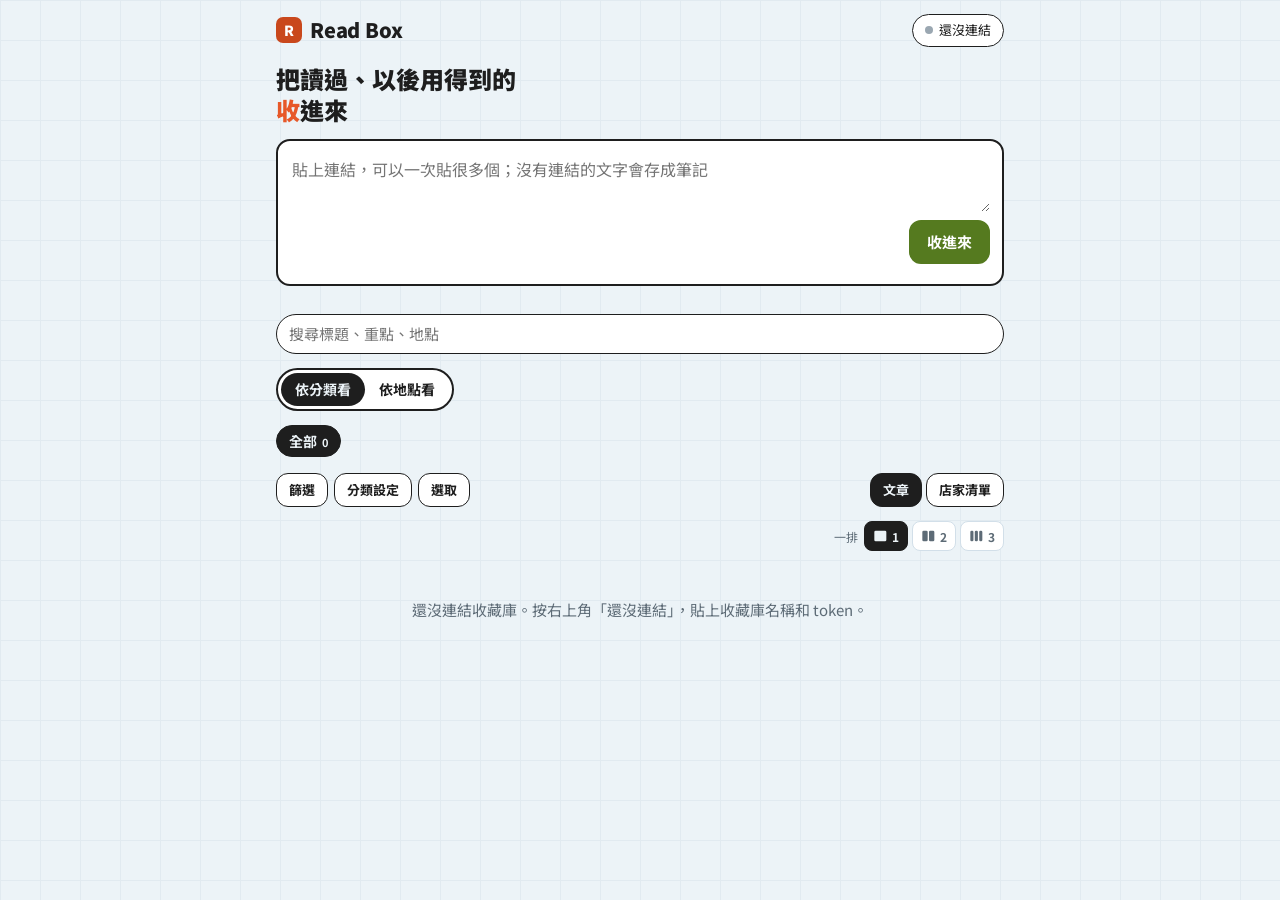
<file: web/index.html>
<!doctype html>
<html lang="zh-Hant-TW">
<head>
  <meta charset="utf-8">
  <meta name="viewport" content="width=device-width, initial-scale=1, viewport-fit=cover">
  <meta name="referrer" content="no-referrer">
  <title>Read Box</title>
  <link rel="manifest" href="manifest.webmanifest">
  <link rel="icon" href="icon.svg" type="image/svg+xml">
  <link rel="apple-touch-icon" href="icon-180.png">
  <meta name="theme-color" content="#ecf3f7" media="(prefers-color-scheme: light)">
  <meta name="theme-color" content="#141414" media="(prefers-color-scheme: dark)">
  <link rel="preconnect" href="https://fonts.googleapis.com">
  <link rel="preconnect" href="https://fonts.gstatic.com" crossorigin>
  <link rel="stylesheet" href="https://fonts.googleapis.com/css2?family=Noto+Sans+TC:wght@400;700;900&display=swap">
  <script>try { const t = localStorage.getItem('readbox.theme'); if (t === 'light' || t === 'dark') document.documentElement.dataset.theme = t; } catch { /* storage blocked */ }</script>
  <link rel="stylesheet" href="tokens.css">
  <style>
    .hello { font-size: 24px; font-weight: 900; line-height: 1.3; margin: 2px 0 0; text-wrap: balance; }
    .hello em { font-style: normal; color: var(--hi); }

    .capture { display: flex; flex-direction: column; gap: 8px; padding: 12px; border: 2px solid var(--line); border-radius: 14px; background: var(--sheet); }
    .capture textarea { min-height: 52px; max-height: 40vh; resize: vertical; border: 0; padding: 4px 2px; background: transparent; font-size: 16px; outline: none; }
    .capture .bar { display: flex; gap: 8px; align-items: center; justify-content: space-between; flex-wrap: wrap; }
    .capture .hint { font-size: 13px; color: var(--mute); min-width: 0; }
    #sent { display: flex; flex-direction: column; gap: 4px; margin: 0; padding: 0; list-style: none; font-size: 13px; }
    #sent li { display: flex; gap: 8px; align-items: baseline; min-width: 0; }
    #sent li span:last-child { overflow: hidden; text-overflow: ellipsis; white-space: nowrap; color: var(--mute); min-width: 0; }

    .reread { display: flex; gap: 10px; align-items: center; padding: 10px 12px; border: 2px solid var(--hi); border-radius: 14px; background: var(--sheet); text-decoration: none; }
    .reread b { display: block; font-weight: 900; }
    .reread .pill { flex: none; }
    .reread div span { color: var(--mute); font-size: 13px; }

    .search { display: flex; gap: 8px; align-items: center; }
    .search input { flex: 1; min-width: 0; min-height: 40px; padding: 0 12px; border: 1.5px solid var(--line); border-radius: 999px; background: var(--sheet); }
    .row { display: flex; gap: 6px; overflow-x: auto; scrollbar-width: none; padding-bottom: 2px; }
    .row::-webkit-scrollbar { display: none; }
    .row button { flex: none; display: inline-flex; gap: 5px; align-items: baseline; border: 1.5px solid var(--line); border-radius: 999px; background: var(--sheet);
      padding: 4px 12px; font-size: 14px; cursor: pointer; white-space: nowrap; }
    .row button small { font-size: 11px; color: var(--mute); font-variant-numeric: tabular-nums; }
    .row button[aria-pressed="true"] { background: var(--ink); color: var(--paper); border-color: var(--ink); font-weight: 700; }
    .row button[aria-pressed="true"] small { color: inherit; }
    .row.sub button { font-size: 13px; border-color: var(--rule); }
    .row.sub button[aria-pressed="true"] { background: var(--sheet); color: var(--ink); border-color: var(--line); border-width: 2px; padding: 3.5px 11.5px; }
    .fl { display: flex; align-items: center; gap: 6px; flex-wrap: wrap; font-size: 13px; }
    .fl .on { border: 1px solid var(--rule); border-radius: 999px; padding: 2px 10px; background: var(--sheet); cursor: pointer; }
    .views { margin-left: auto; display: flex; gap: 4px; }
    .views button[aria-pressed="true"] { background: var(--ink); color: var(--paper); border-color: var(--ink); }

    .cards { display: flex; flex-direction: column; gap: 10px; }
    .card { display: flex; flex-direction: column; gap: 6px; padding: 12px 14px; border: 1.5px solid var(--line); border-radius: 14px; background: var(--sheet);
      min-width: 0; text-decoration: none; color: inherit; }
    .card .src { font-size: 12px; color: var(--mute); display: flex; justify-content: space-between; gap: 8px; }
    .card .src b { color: var(--ink); font-weight: 700; }
    .card .src span:first-child { overflow: hidden; text-overflow: ellipsis; white-space: nowrap; min-width: 0; }
    .card .tl { font-size: 16px; font-weight: 900; line-height: 1.4; overflow-wrap: anywhere; }
    .card .ol { font-size: 14px; color: var(--mute); overflow-wrap: anywhere; }
    .card .tags { display: flex; flex-wrap: wrap; gap: 6px; align-items: center; }
    .card .tags span:not(.pill) { font-size: 12px; border: 1px solid var(--rule); border-radius: 6px; padding: 0 7px; color: var(--mute); }
    .card[data-m] { border-left-width: 6px; padding-left: 10px; }
    .card[data-m="讀過"] { border-left-color: var(--m-read); }
    .card[data-m="有用"] { border-left-color: var(--ink); }
    .card[data-m="實踐過"] { border-left-color: var(--go); background: var(--go-tint); }
    .card[data-m="封存"] { border-left-color: var(--m-arch); opacity: .7; }
    .card.pending { border-style: dashed; }

    .places { display: flex; flex-direction: column; gap: 6px; }
    .place { display: flex; align-items: center; gap: 8px; padding: 10px 12px; border-radius: 12px; background: var(--sheet); font-size: 14px; }
    .place .nm { flex: 1; min-width: 0; }
    .place .nm b { display: block; overflow-wrap: anywhere; }
    .place .nm a { font-size: 12px; color: var(--mute); }

    .empty { padding: 24px 8px; text-align: center; color: var(--mute); }
    .stats { font-size: 12px; color: var(--mute); text-align: center; }

    .sheet-group { margin-top: 12px; }
    .sheet-group h3 { margin: 0 0 6px; font-size: 14px; font-weight: 900; }
    .sheet-group .row { flex-wrap: wrap; overflow: visible; }
    details.tools { font-size: 13px; color: var(--mute); }
    .search .btn.small { border-radius: 999px; min-width: 40px; }
    .lens { display: flex; border: 2px solid var(--line); border-radius: 999px; padding: 3px; background: var(--sheet); align-self: flex-start; }
    .lens button { border: 0; background: none; border-radius: 999px; padding: 5px 14px; font-weight: 700; cursor: pointer; font-size: 14px; }
    .lens button[aria-pressed="true"] { background: var(--ink); color: var(--paper); }
    .row.sub.types button[aria-pressed="true"] { background: var(--go-tint); border-color: var(--go); }
    .export { display: flex; align-items: center; justify-content: space-between; gap: 8px; font-size: 13px; color: var(--mute); }
    .secret { -webkit-text-security: disc; }
    .brand { display: inline-flex; align-items: center; gap: 5px; }
    .brand svg, .brand img { width: 16px; height: 16px; flex: none; border-radius: 3px; }
    .place .loc { font-size: 12px; color: var(--mute); }
    details.tools code { overflow-wrap: anywhere; font-size: 12px; }
    #pick-btn[aria-pressed="true"] { background: var(--ink); color: var(--paper); border-color: var(--ink); }
    label.card { position: relative; cursor: pointer; padding-right: 46px; }
    label.card[data-m] { padding-right: 46px; }
    .card .tick { position: absolute; top: 12px; right: 12px; width: 22px; height: 22px; margin: 0; accent-color: var(--ink); }
    .card.picked { outline: 3px solid var(--ink); outline-offset: -1px; }
    .btn.danger { border-color: var(--err); color: var(--err); }
    .pick-bar { position: fixed; left: 0; right: 0; bottom: 0; z-index: 5; background: var(--sheet); border-top: 2px solid var(--line);
      padding: 10px max(16px, env(safe-area-inset-right, 0px)) max(10px, env(safe-area-inset-bottom, 0px)) var(--gutter); }
    .pick-bar .in { max-width: 760px; margin: 0 auto; display: flex; gap: 8px; align-items: center; flex-wrap: wrap; }
    .pick-bar #pick-n { flex: 1; min-width: 0; font-weight: 700; font-size: 14px; }
    body:has(.pick-bar:not([hidden])) .page { padding-bottom: 90px; }
    .cols { display: flex; gap: 4px; align-items: center; justify-content: flex-end; font-size: 12px; color: var(--mute); margin-bottom: -6px; }
    .cols span { margin-right: 2px; }
    .cols button { display: inline-flex; align-items: center; gap: 3px; min-height: 30px; padding: 0 8px; border: 1.5px solid var(--rule);
      border-radius: 8px; background: var(--sheet); font-size: 12px; font-weight: 700; cursor: pointer; }
    .cols svg { width: 16px; height: 16px; fill: currentColor; }
    .cols button[aria-pressed="true"] { background: var(--ink); color: var(--paper); border-color: var(--ink); }
    .cards[data-cols] { display: grid; gap: 8px; align-items: stretch; }
    .cards[data-cols="2"] { grid-template-columns: repeat(2, minmax(0, 1fr)); }
    .cards[data-cols="3"] { grid-template-columns: repeat(3, minmax(0, 1fr)); }
    .cards[data-cols] > .empty { grid-column: 1 / -1; }
    .cards[data-cols] .card { padding: 10px; gap: 4px; }
    .cards[data-cols] .card[data-m] { padding-left: 8px; }
    .cards[data-cols] .card .src { flex-direction: column; gap: 0; font-size: 11px; }
    .cards[data-cols] .card .tl { font-size: 14px; line-height: 1.35; }
    .cards[data-cols] .card .ol { font-size: 12px; display: -webkit-box; -webkit-box-orient: vertical; -webkit-line-clamp: 3; overflow: hidden; }
    .cards[data-cols] .card .tags { gap: 4px; }
    .cards[data-cols] .card .tags > :nth-child(n+4) { display: none; }
    .cards[data-cols="3"] .card .ol { display: none; }
    .cards[data-cols="3"] .card .tl { font-size: 13px; }
    .cards[data-cols="3"] .card .tags > :nth-child(n+3) { display: none; }
    .cards[data-cols] label.card { padding-right: 10px; }
    .cards[data-cols] label.card .src { padding-right: 24px; }
    .cards[data-cols] .card .tick { top: 8px; right: 8px; width: 20px; height: 20px; }
  </style>
</head>
<body>
  <main class="page">
    <div class="top">
      <a class="mark" href="./"><i>R</i>Read Box</a>
      <button class="chip" id="settings-btn" type="button"><span class="dot"></span><span id="conn">還沒連結</span></button>
    </div>

    <p class="hello" id="hello">把讀過、以後用得到的<br><em>收</em>進來</p>

    <form class="capture" id="capture">
      <textarea id="links" aria-label="貼上連結" placeholder="貼上連結，可以一次貼很多個；沒有連結的文字會存成筆記"></textarea>
      <div class="bar">
        <span class="hint" id="cap-hint"></span>
        <button class="btn go" id="cap-btn" type="submit">收進來</button>
      </div>
      <ul id="sent"></ul>
    </form>

    <a class="reread" id="reread" hidden></a>
    <div id="failed"></div>

    <div class="search">
      <input id="q" name="rb-search-q" type="search" autocomplete="off" autocapitalize="off" spellcheck="false"
             data-1p-ignore data-lpignore="true" placeholder="搜尋標題、重點、地點" aria-label="搜尋">
      <button class="btn small" id="q-clear" type="button" aria-label="清除搜尋" hidden>✕</button>
    </div>
    <div class="lens" role="group" aria-label="怎麼看">
      <button type="button" id="l-cat" aria-pressed="true">依分類看</button>
      <button type="button" id="l-place" aria-pressed="false">依地點看</button>
    </div>
    <div class="row" id="countries" aria-label="國家" hidden></div>
    <div class="row sub" id="cities" aria-label="城市" hidden></div>
    <div class="row" id="cats" aria-label="主分類"></div>
    <div class="row sub" id="subs" aria-label="次分類" hidden></div>
    <div class="row sub" id="areas" aria-label="地區" hidden></div>
    <div class="row sub" id="locs" aria-label="地區" hidden></div>
    <div class="row sub types" id="types" aria-label="地點類型" hidden></div>
    <div class="fl">
      <button class="btn small" id="filter-btn" type="button">篩選</button>
      <a class="btn small" href="manage.html">分類設定</a>
      <button class="btn small" id="pick-btn" type="button" aria-pressed="false">選取</button>
      <span id="active"></span>
      <span class="views">
        <button class="btn small" id="v-cards" type="button" aria-pressed="true">文章</button>
        <button class="btn small" id="v-places" type="button" aria-pressed="false">店家清單</button>
      </span>
    </div>

    <div class="export" id="export" hidden>
      <span id="export-n"></span>
      <button class="btn small" id="export-btn" type="button">匯出到 Google 我的地圖</button>
    </div>
    <div class="cols" id="cols" role="group" aria-label="一排幾張">
      <span>一排</span>
      <button type="button" data-cols="1" aria-pressed="true" aria-label="一排一張"><svg viewBox="0 0 24 24" aria-hidden="true"><rect x="2.0" y="4" width="18" height="16" rx="2"/></svg>1</button>
      <button type="button" data-cols="2" aria-pressed="false" aria-label="一排兩張"><svg viewBox="0 0 24 24" aria-hidden="true"><rect x="2.0" y="4" width="8" height="16" rx="2"/><rect x="12.0" y="4" width="8" height="16" rx="2"/></svg>2</button>
      <button type="button" data-cols="3" aria-pressed="false" aria-label="一排三張"><svg viewBox="0 0 24 24" aria-hidden="true"><rect x="2.0" y="4" width="4.66667" height="16" rx="2"/><rect x="8.666666666666668" y="4" width="4.66667" height="16" rx="2"/><rect x="15.333333333333334" y="4" width="4.66667" height="16" rx="2"/></svg>3</button>
    </div>
    <div class="cards" id="list"></div>
    <p class="stats" id="stats"></p>
  </main>

  <div class="pick-bar" id="pick-bar" hidden>
    <div class="in">
      <span id="pick-n"></span>
      <button class="btn small" id="pick-all" type="button">全選</button>
      <button class="btn small" id="pick-cancel" type="button">取消</button>
      <button class="btn small danger" id="pick-del" type="button" disabled>刪除</button>
    </div>
  </div>

  <dialog id="batch-del">
    <h2>刪除這些收藏？</h2>
    <p style="margin:0;font-size:14px" id="bd-text"></p>
    <div class="row-btns">
      <span class="muted" style="font-size:13px" id="bd-msg"></span>
      <button class="btn small" id="bd-cancel" type="button">取消</button>
      <button class="btn small danger" id="bd-go" type="button">刪除</button>
    </div>
  </dialog>

  <dialog id="filters">
    <h2>篩選</h2>
    <div class="sheet-group"><h3>來源</h3><div class="row" id="f-platforms"></div></div>
    <div class="sheet-group"><h3>我的標記</h3><div class="row" id="f-marks"></div></div>
    <div class="sheet-group"><h3>地點類型</h3><div class="row" id="f-places"></div></div>
    <div class="sheet-group"><h3>讀取狀態</h3><div class="row" id="f-read"></div></div>
    <div class="row-btns">
      <button class="btn small" id="f-clear" type="button">全部清除</button>
      <button class="btn small go" id="f-done" type="button">完成</button>
    </div>
  </dialog>

  <dialog id="settings">
    <h2>連結收藏庫</h2>
    <p class="muted" style="margin:0;font-size:14px">token 只存在這台裝置的瀏覽器裡，不會傳到 GitHub 以外的地方。</p>
    <label for="s-repo">收藏庫</label>
    <input class="field" id="s-repo" name="rb-repo" autocomplete="off" autocapitalize="off" spellcheck="false" data-1p-ignore data-lpignore="true">
    <label for="s-token">GitHub token（只勾 read-box-library，Contents：Read and write）</label>
    <!-- Not type=password: browsers would offer to save it and then autofill other fields with the repo name. -->
    <input class="field secret" id="s-token" name="rb-gh-token" type="text" autocomplete="off" autocapitalize="off"
           spellcheck="false" data-1p-ignore data-lpignore="true" placeholder="github_pat_…">
    <p class="err" id="s-err" style="font-size:13px;margin:8px 0 0"></p>
    <label>外觀</label>
    <div class="row" id="s-theme" role="radiogroup" aria-label="外觀">
      <button type="button" data-theme-choice="auto" aria-pressed="true">跟著手機</button>
      <button type="button" data-theme-choice="light" aria-pressed="false">淺色</button>
      <button type="button" data-theme-choice="dark" aria-pressed="false">深色</button>
    </div>
    <details class="tools">
      <summary>iPhone 捷徑與電腦書籤</summary>
      <p>iPhone 捷徑網址（後面接上 URL 編碼後的連結）：<br><code id="s-shortcut"></code></p>
      <p>電腦書籤：把這個按鈕拖到書籤列，看到好文章時按一下：<a class="btn small" id="s-bookmarklet">收進 Read Box</a></p>
    </details>
    <div class="row-btns">
      <button class="btn small" id="s-logout" type="button">登出這台裝置</button>
      <button class="btn small" id="s-cancel" type="button">取消</button>
      <button class="btn small go" id="s-save" type="button">儲存</button>
    </div>
  </dialog>

  <dialog id="mymaps">
    <h2>匯出到 Google 我的地圖</h2>
    <p class="muted" style="margin:0;font-size:14px" id="mm-n"></p>
    <ol style="padding-left:20px;font-size:14px;margin:10px 0">
      <li>按下面的「下載清單檔」，存下 CSV 檔。</li>
      <li>用電腦打開 <a href="https://www.google.com/mymaps" target="_blank" rel="noopener noreferrer">Google 我的地圖</a> → 建立新地圖。</li>
      <li>在圖層按「匯入」→ 選剛剛的檔案。</li>
      <li>「位置」選 <b>地址</b>，「標題」選 <b>名稱</b>。</li>
      <li>匯入後點幾個點確認位置：用店名找的，偶爾會找到同名的別家。</li>
    </ol>
    <p class="muted" style="font-size:12px;margin:0">一個檔案最多 2,000 個地點（Google 的上限）。</p>
    <div class="row-btns">
      <button class="btn small" id="mm-cancel" type="button">取消</button>
      <a class="btn small go" id="mm-download" download="read-box-地點.csv">下載清單檔</a>
    </div>
  </dialog>

  <script type="module" src="app.js"></script>
</body>
</html>
</file>
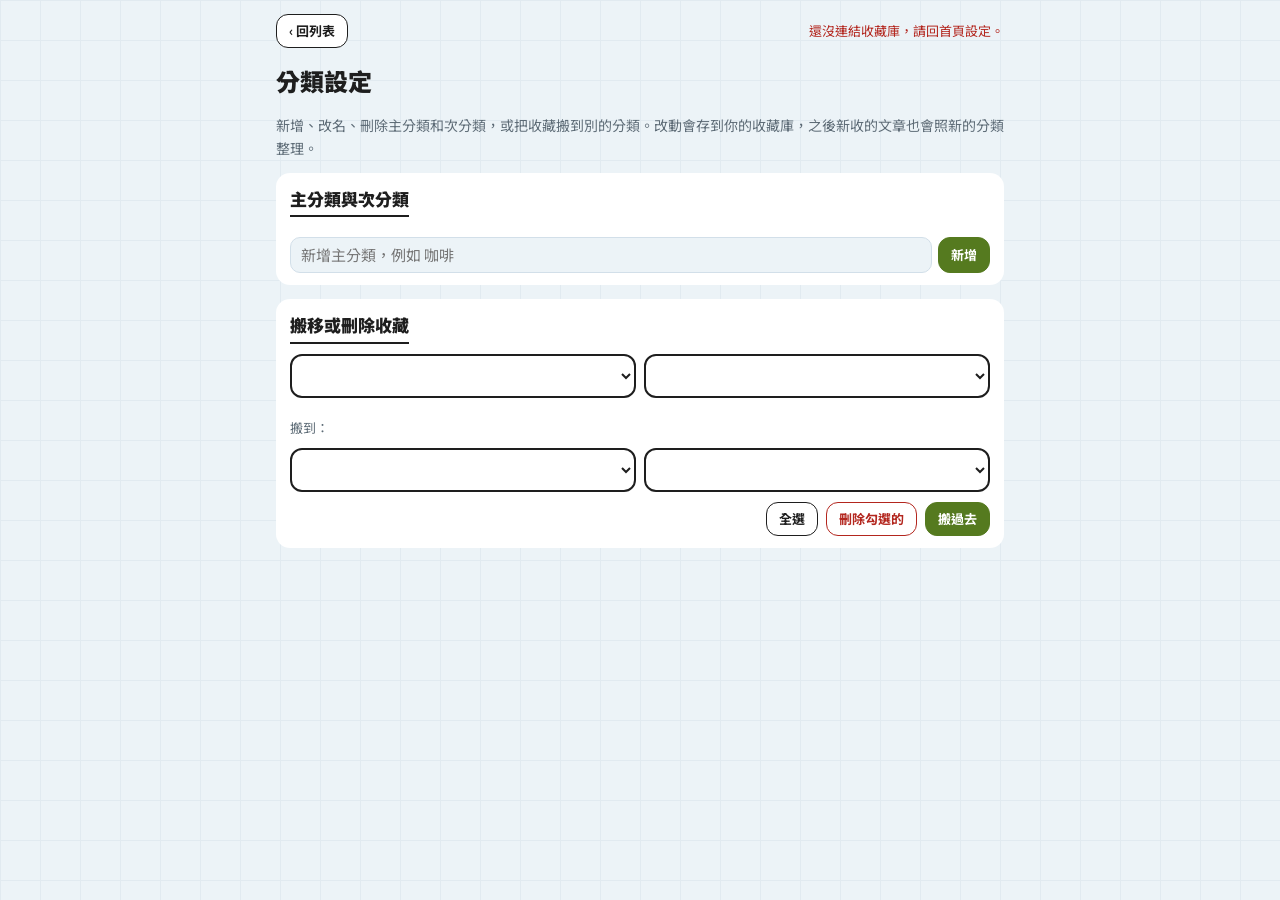
<file: web/manage.html>
<!doctype html>
<html lang="zh-Hant-TW">
<head>
  <meta charset="utf-8">
  <meta name="viewport" content="width=device-width, initial-scale=1, viewport-fit=cover">
  <meta name="referrer" content="no-referrer">
  <title>分類設定 · Read Box</title>
  <link rel="icon" href="icon.svg" type="image/svg+xml">
  <link rel="apple-touch-icon" href="icon-180.png">
  <link rel="preconnect" href="https://fonts.googleapis.com">
  <link rel="preconnect" href="https://fonts.gstatic.com" crossorigin>
  <link rel="stylesheet" href="https://fonts.googleapis.com/css2?family=Noto+Sans+TC:wght@400;700;900&display=swap">
  <script>try { const t = localStorage.getItem('readbox.theme'); if (t === 'light' || t === 'dark') document.documentElement.dataset.theme = t; } catch { /* storage blocked */ }</script>
  <link rel="stylesheet" href="tokens.css">
  <style>
    h1 { margin: 0; font-size: 24px; font-weight: 900; }
    .blk { display: flex; flex-direction: column; gap: 10px; padding: 12px 14px; border-radius: 14px; background: var(--sheet); }
    .cat { display: flex; flex-direction: column; gap: 8px; padding: 10px 0; border-top: 1px solid var(--rule); }
    .cat:first-of-type { border-top: 0; }
    .cat-head { display: flex; align-items: center; gap: 6px; flex-wrap: wrap; }
    .cat-head b { font-size: 16px; font-weight: 900; margin-right: auto; }
    .cat-head small { color: var(--mute); font-weight: 400; }
    .subs { display: flex; gap: 6px; flex-wrap: wrap; align-items: center; }
    .subs button.sub { border: 1px solid var(--rule); border-radius: 999px; background: var(--paper); padding: 2px 10px; font-size: 13px; cursor: pointer; }
    .add { display: flex; gap: 6px; }
    .add input { flex: 1; min-width: 0; min-height: 36px; padding: 0 10px; border: 1.5px solid var(--rule); border-radius: 10px; background: var(--paper); }
    .pick { display: flex; flex-direction: column; gap: 6px; max-height: 50vh; overflow-y: auto; }
    .pick label { display: flex; gap: 8px; align-items: flex-start; font-size: 14px; padding: 6px 2px; border-bottom: 1px solid var(--rule); }
    .pick label small { display: block; color: var(--mute); }
    .pick input { margin-top: 4px; width: 18px; height: 18px; flex: none; }
    .two { display: flex; gap: 8px; flex-wrap: wrap; }
    .two select { flex: 1; min-width: 130px; }
    #msg { font-size: 13px; }
  </style>
</head>
<body>
  <main class="page">
    <div class="top">
      <a class="btn small" href="./">‹ 回列表</a>
      <span class="muted" id="msg"></span>
    </div>
    <h1>分類設定</h1>
    <p class="muted" style="margin:0;font-size:14px">新增、改名、刪除主分類和次分類，或把收藏搬到別的分類。改動會存到你的收藏庫，之後新收的文章也會照新的分類整理。</p>

    <section class="blk">
      <h2 class="label">主分類與次分類</h2>
      <div id="cats"></div>
      <div class="add">
        <input id="new-cat" maxlength="20" placeholder="新增主分類，例如 咖啡" aria-label="新增主分類">
        <button class="btn small go" id="add-cat" type="button">新增</button>
      </div>
    </section>

    <section class="blk" id="ai" hidden>
      <h2 class="label">AI 分類建議</h2>
      <p class="muted" style="margin:0;font-size:13px">AI 讀過你的收藏後，認為可能屬於這些分類。勾選確認後才會搬。</p>
      <div id="ai-list"></div>
    </section>

    <section class="blk" id="suggest" hidden>
      <h2 class="label" id="suggest-title">可能屬於這個分類</h2>
      <p class="muted" style="margin:0;font-size:13px">先用關鍵字找到這些（標題、重點、主題裡有出現分類名稱）。也已經請 AI 幫你找，約 2–5 分鐘後回來看「AI 分類建議」。勾選確認後才會搬。</p>
      <div class="pick" id="suggest-list"></div>
      <div class="row-btns" style="margin:0">
        <button class="btn small" id="suggest-skip" type="button">先不用</button>
        <button class="btn small go" id="suggest-go" type="button">搬進來</button>
      </div>
    </section>

    <section class="blk">
      <h2 class="label">搬移或刪除收藏</h2>
      <div class="two">
        <select class="field" id="from-cat" aria-label="從哪個分類"></select>
        <select class="field" id="from-sub" aria-label="哪個次分類"></select>
      </div>
      <div class="pick" id="move-list"></div>
      <p class="muted" style="margin:0;font-size:13px">搬到：</p>
      <div class="two">
        <select class="field" id="to-cat" aria-label="搬到哪個分類"></select>
        <select class="field" id="to-sub" aria-label="搬到哪個次分類"></select>
      </div>
      <div class="row-btns" style="margin:0">
        <button class="btn small" id="pick-all" type="button">全選</button>
        <button class="btn small" id="del-go" type="button" style="border-color:var(--err);color:var(--err)">刪除勾選的</button>
        <button class="btn small go" id="move-go" type="button">搬過去</button>
      </div>
    </section>
  </main>
  <script type="module" src="manage.js"></script>
</body>
</html>
</file>
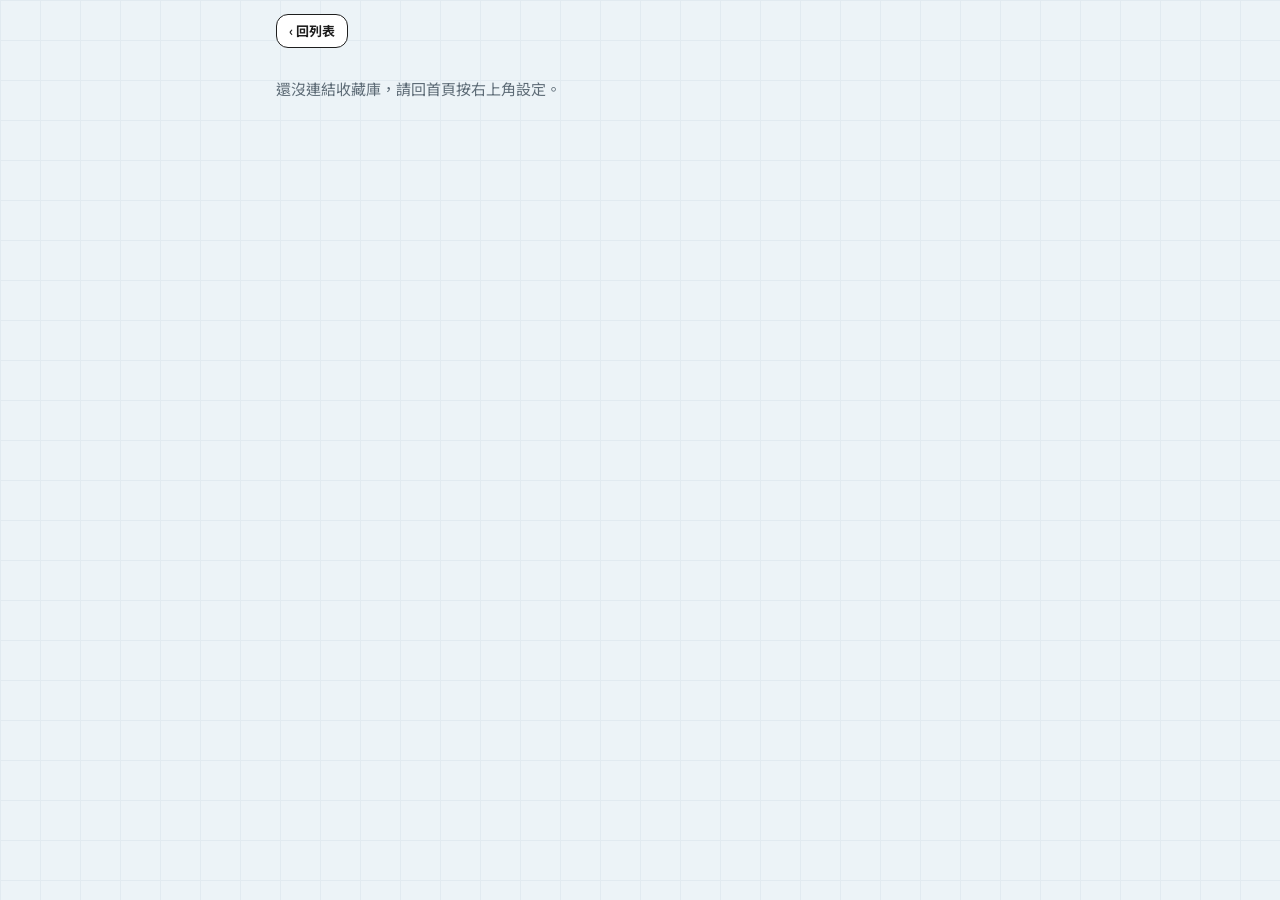
<file: web/read.html>
<!doctype html>
<html lang="zh-Hant-TW">
<head>
  <meta charset="utf-8">
  <meta name="viewport" content="width=device-width, initial-scale=1, viewport-fit=cover">
  <meta name="referrer" content="no-referrer">
  <title>Read Box</title>
  <link rel="icon" href="icon.svg" type="image/svg+xml">
  <link rel="apple-touch-icon" href="icon-180.png">
  <link rel="preconnect" href="https://fonts.googleapis.com">
  <link rel="preconnect" href="https://fonts.gstatic.com" crossorigin>
  <link rel="stylesheet" href="https://fonts.googleapis.com/css2?family=Noto+Sans+TC:wght@400;700;900&display=swap">
  <script>try { const t = localStorage.getItem('readbox.theme'); if (t === 'light' || t === 'dark') document.documentElement.dataset.theme = t; } catch { /* storage blocked */ }</script>
  <link rel="stylesheet" href="tokens.css">
  <style>
    .src2 { font-size: 13px; color: var(--mute); overflow-wrap: anywhere; }
    .src2 b { color: var(--ink); }
    h1 { margin: 0; font-size: 26px; font-weight: 900; line-height: 1.3; text-wrap: balance; overflow-wrap: anywhere; }
    .lead { margin: 0; font-size: 17px; font-weight: 700; }
    .why { display: flex; gap: 10px; align-items: flex-start; margin: 0; padding: 10px 12px; border-radius: 14px; background: var(--sheet); font-size: 14px; }
    .why .pill { flex: none; }
    .notice { margin: 0; padding: 8px 12px; border-radius: 10px; background: var(--hi-tint); font-size: 13px; }
    .gallery { display: flex; gap: 8px; overflow-x: auto; scroll-snap-type: x mandatory; padding-bottom: 4px; }
    .gallery img { flex: none; width: min(86%, 420px); max-height: 60vh; object-fit: contain; border-radius: 12px; background: var(--ph); scroll-snap-align: start; }
    .gallery:has(img:only-child) img { width: 100%; }
    .vbtns { display: flex; align-items: center; gap: 10px; flex-wrap: wrap; }
    .blk { display: flex; flex-direction: column; gap: 8px; padding: 12px 14px; border-radius: 14px; background: var(--sheet); min-width: 0; }
    .blk ul { margin: 0; padding: 0; list-style: none; display: flex; flex-direction: column; gap: 6px; }
    .blk li { display: flex; gap: 8px; overflow-wrap: anywhere; }
    .blk ul.dots li::before { content: ""; width: 7px; height: 7px; border-radius: 50%; background: var(--ink); margin-top: 9px; flex: none; }
    .chap a { font-variant-numeric: tabular-nums; font-weight: 700; color: var(--go); text-decoration: none; flex: none; }
    .place { display: flex; align-items: center; gap: 8px; font-size: 14px; }
    .place .nm { flex: 1; min-width: 0; overflow-wrap: anywhere; }
    .place .nm small { display: block; color: var(--mute); }
    .kv { display: grid; grid-template-columns: auto 1fr; gap: 4px 12px; margin: 0; font-size: 14px; }
    .kv dt { font-weight: 700; }
    .kv dd { margin: 0; overflow-wrap: anywhere; }
    .clip { position: relative; margin-top: 10px; padding: 18px 14px 14px; border-radius: 4px; background: var(--note);
      background-image: repeating-linear-gradient(var(--note) 0 25px, var(--note-line) 25px 26px); box-shadow: 0 1px 0 var(--rule); }
    .clip::before { content: ""; position: absolute; top: -10px; left: 24px; width: 86px; height: 22px; background: var(--tape); opacity: .85; transform: rotate(-4deg); }
    .clip h2 { margin: 0 0 4px; font-size: 14px; font-weight: 900; }
    .clip blockquote { margin: 0 0 6px; line-height: 26px; }
    .clip details { margin-top: 4px; }
    .clip summary { cursor: pointer; font-weight: 700; text-decoration: underline; text-underline-offset: 3px; }
    .fulltext { white-space: pre-wrap; overflow-wrap: anywhere; line-height: 26px; margin: 6px 0 0; font-size: 15px; }
    .badges { display: flex; gap: 6px; flex-wrap: wrap; }
    .marks { display: flex; gap: 6px; flex-wrap: wrap; }
    .marks button { border: 1.5px solid var(--line); border-radius: 999px; background: var(--sheet); padding: 4px 12px; font-size: 14px; cursor: pointer; }
    .marks button[aria-pressed="true"] { background: var(--ink); color: var(--paper); font-weight: 700; }
    .marks button.done[aria-pressed="true"] { background: var(--go); border-color: var(--go); color: var(--go-ink); }
    .stars button { border: 0; background: none; font-size: 22px; cursor: pointer; color: var(--rule); padding: 0 2px; }
    .stars button.on { color: var(--hi); }
    #save-state { font-size: 13px; }
  </style>
</head>
<body>
  <main class="page" id="page">
    <div class="top">
      <a class="btn small" href="./" id="back">‹ 回列表</a>
      <span class="chip" id="kind-chip" hidden></span>
    </div>
    <p class="muted" id="msg">載入中…</p>
    <article id="art" hidden style="display:flex;flex-direction:column;gap:14px"></article>
  </main>
  <script type="module" src="read.js"></script>
</body>
</html>
</file>
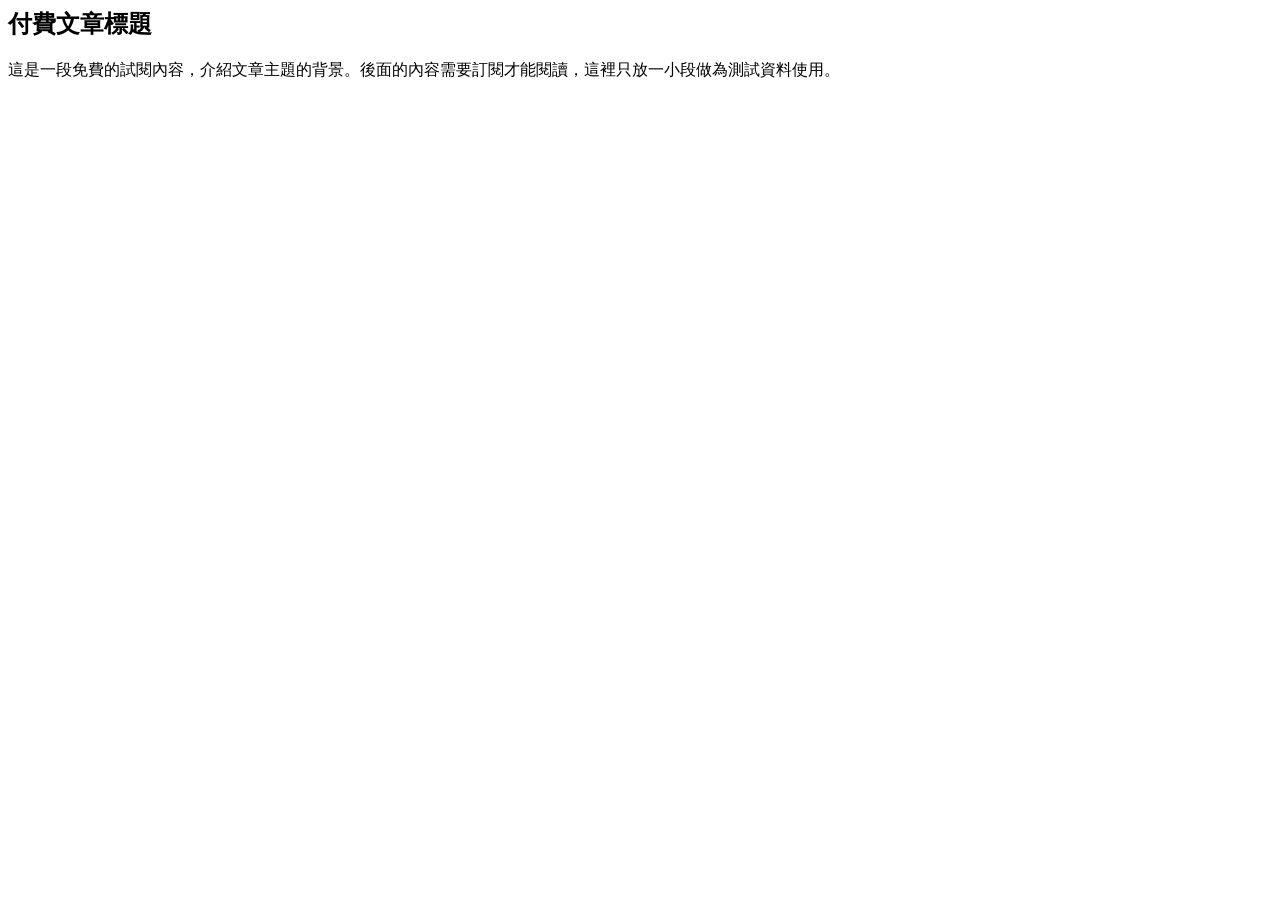
<file: action/tests/fixtures/paywall.html>
<html><head><title>付費文章標題 | 新聞網</title><meta property="og:title" content="付費文章標題" />
<script type="application/ld+json">{"@type":"NewsArticle","headline":"付費文章標題","datePublished":"2026-10-20","isAccessibleForFree":false}</script></head>
<body><article><h1>付費文章標題</h1><p>這是一段免費的試閱內容，介紹文章主題的背景。後面的內容需要訂閱才能閱讀，這裡只放一小段做為測試資料使用。</p></article></body></html>
</file>
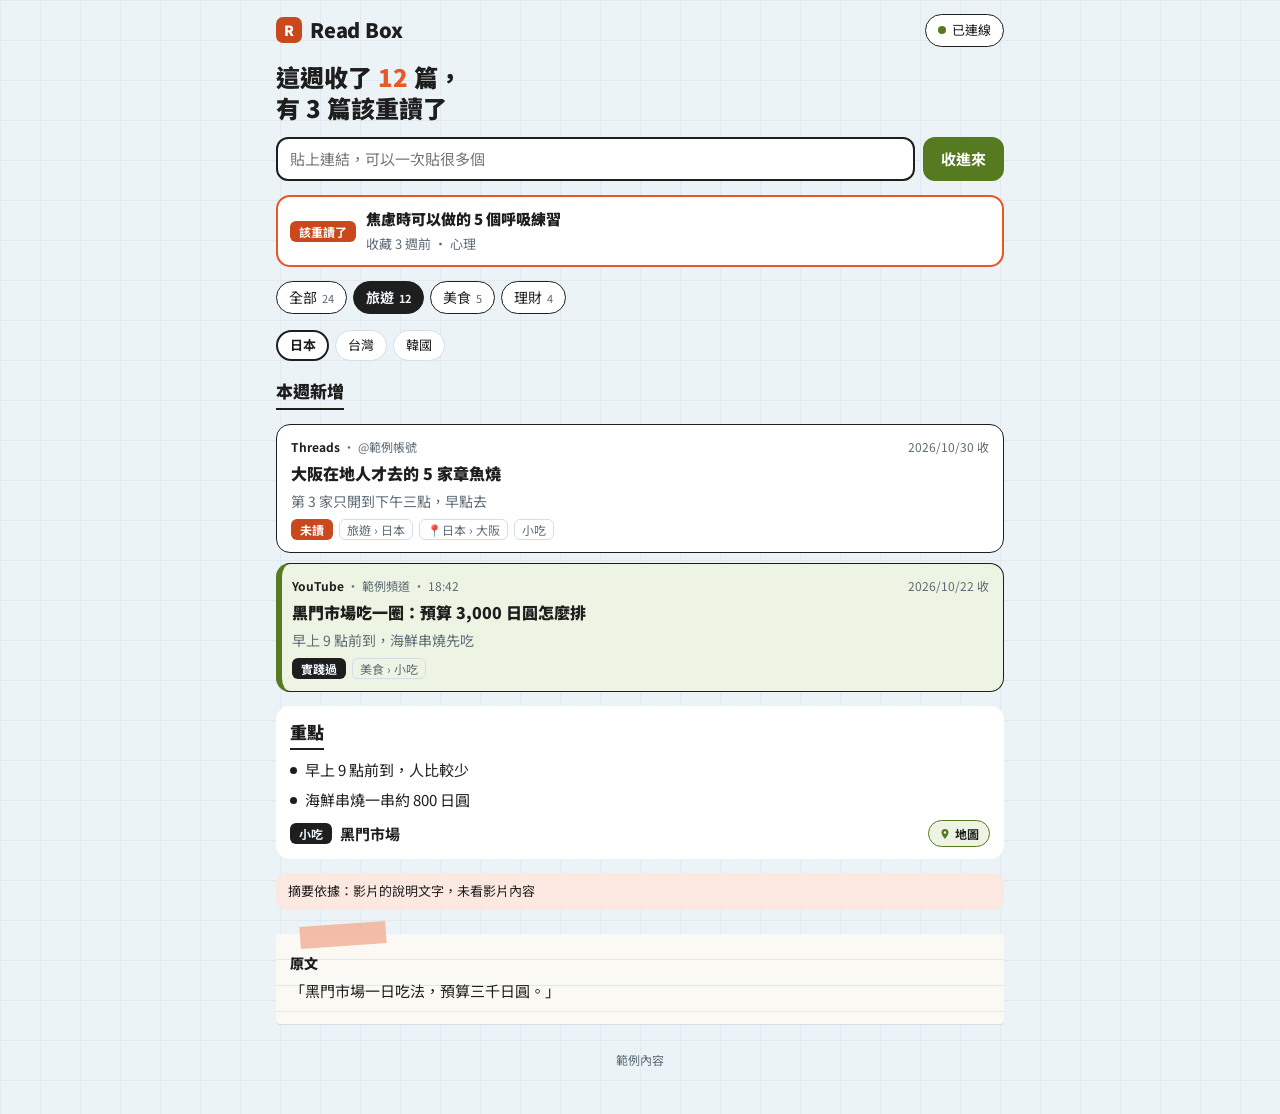
<file: skill/read-box-style/examples/sample.html>
<!doctype html>
<html lang="zh-Hant-TW">
<head>
<meta charset="utf-8">
<meta name="viewport" content="width=device-width, initial-scale=1, viewport-fit=cover">
<title>Read Box 風格範例</title>
<link rel="stylesheet" href="https://fonts.googleapis.com/css2?family=Noto+Sans+TC:wght@400;700;900&display=swap">
<link rel="stylesheet" href="../references/tokens.css">
</head>
<body>
<main class="page">
  <div class="top"><span class="mark"><i>R</i>Read Box</span><button class="chip"><span class="dot" style="background:var(--go)"></span>已連線</button></div>
  <p class="hello">這週收了 <em>12</em> 篇，<br>有 3 篇該重讀了</p>
  <div style="display:flex;gap:8px"><input class="field" placeholder="貼上連結，可以一次貼很多個"><button class="btn go">收進來</button></div>
  <a class="alert" href="#"><span class="pill">該重讀了</span><div><b>焦慮時可以做的 5 個呼吸練習</b><span class="muted" style="font-size:13px">收藏 3 週前 · 心理</span></div></a>
  <div class="row"><button aria-pressed="false">全部 <small>24</small></button><button aria-pressed="true">旅遊 <small>12</small></button><button aria-pressed="false">美食 <small>5</small></button><button aria-pressed="false">理財 <small>4</small></button></div>
  <div class="row sub"><button aria-pressed="true">日本</button><button aria-pressed="false">台灣</button><button aria-pressed="false">韓國</button></div>
  <h2 class="label">本週新增</h2>
  <div class="cards">
    <a class="card" href="#"><div class="src"><span><b>Threads</b> · @範例帳號</span><span>2026/10/30 收</span></div>
      <div class="tl">大阪在地人才去的 5 家章魚燒</div><div class="ol">第 3 家只開到下午三點，早點去</div>
      <div class="tags"><span class="pill">未讀</span><span>旅遊 › 日本</span><span>📍日本 › 大阪</span><span>小吃</span></div></a>
    <a class="card" data-m="實踐過" href="#"><div class="src"><span><b>YouTube</b> · 範例頻道 · 18:42</span><span>2026/10/22 收</span></div>
      <div class="tl">黑門市場吃一圈：預算 3,000 日圓怎麼排</div><div class="ol">早上 9 點前到，海鮮串燒先吃</div>
      <div class="tags"><span class="pill dark">實踐過</span><span>美食 › 小吃</span></div></a>
  </div>
  <section class="blk"><h2 class="label">重點</h2><ul><li>早上 9 點前到，人比較少</li><li>海鮮串燒一串約 800 日圓</li></ul>
    <div style="display:flex;align-items:center;gap:8px"><span class="pill dark">小吃</span><b style="flex:1">黑門市場</b>
      <a class="map" href="#"><svg viewBox="0 0 24 24" aria-hidden="true"><path d="M12 2a7 7 0 0 0-7 7c0 5 7 13 7 13s7-8 7-13a7 7 0 0 0-7-7zm0 9.5A2.5 2.5 0 1 1 12 6.5a2.5 2.5 0 0 1 0 5z"/></svg>地圖</a></div></section>
  <p class="notice">摘要依據：影片的說明文字，未看影片內容</p>
  <div class="clip"><h2>原文</h2><blockquote>「黑門市場一日吃法，預算三千日圓。」</blockquote></div>
  <p class="muted" style="font-size:12px;text-align:center">範例內容</p>
</main>
</body>
</html>
</file>
<file: web/tokens.css>
/* Read Box design tokens and shared components (index.html, read.html).
   GitHub Box skeleton (grid paper, outlined cards, pill chips) + Threads black/white chips +
   pale blue / heavy black / orange highlights; olive green only on things you press. */
:root {
  --paper: #ecf3f7; --grid: #e1eaf0; --sheet: #ffffff; --note: #fbf9f3; --note-line: #e3e8ec; --ph: #d2dfe9; --tape: #f2b39a;
  --ink: #1e1e1e; --mute: #5d6b76; --line: #1e1e1e; --rule: #d2dfe9;
  --hi: #e75829; --hi-text: #bf4519; --hi-fill: #c9481c; --hi-fill-ink: #ffffff; --hi-tint: #fbe9e1;
  --go: #557a1f; --go-ink: #ffffff; --go-tint: #eef4e3;
  --m-read: #9aa7b1; --m-arch: #b8c3cb; --err: #b3261e;
  --sans: "Noto Sans TC", system-ui, -apple-system, "PingFang TC", "Microsoft JhengHei", sans-serif;
  --gutter: max(16px, env(safe-area-inset-left, 0px));
  color-scheme: light;
}
/* 外觀: data-theme on <html> is LuLu's choice (淺色／深色); without it the phone's setting decides. */
@media (prefers-color-scheme: dark) {
  :root:not([data-theme="light"]) {
    --paper: #141414; --grid: #1b1b1b; --sheet: #1f1f1f; --note: #24221d; --note-line: #34322c; --ph: #2b3238; --tape: #7a3f2a;
    --ink: #f3f5f7; --mute: #9aa7b1; --line: #d6d6d6; --rule: #30363b;
    --hi: #ff7a45; --hi-text: #ff7a45; --hi-fill: #ff7a45; --hi-fill-ink: #141414; --hi-tint: #2e1a12;
    --go: #a8cc78; --go-ink: #141414; --go-tint: #1d2616;
    --m-read: #6b757d; --m-arch: #4a5258; --err: #ff8a80;
    color-scheme: dark;
  }
}
:root[data-theme="dark"] {
  --paper: #141414; --grid: #1b1b1b; --sheet: #1f1f1f; --note: #24221d; --note-line: #34322c; --ph: #2b3238; --tape: #7a3f2a;
  --ink: #f3f5f7; --mute: #9aa7b1; --line: #d6d6d6; --rule: #30363b;
  --hi: #ff7a45; --hi-text: #ff7a45; --hi-fill: #ff7a45; --hi-fill-ink: #141414; --hi-tint: #2e1a12;
  --go: #a8cc78; --go-ink: #141414; --go-tint: #1d2616;
  --m-read: #6b757d; --m-arch: #4a5258; --err: #ff8a80;
  color-scheme: dark;
}

* { box-sizing: border-box; }
html { -webkit-text-size-adjust: 100%; }
body {
  margin: 0; background-color: var(--paper); color: var(--ink); font: 15px/1.6 var(--sans);
  background-image: linear-gradient(var(--grid) 1px, transparent 1px), linear-gradient(90deg, var(--grid) 1px, transparent 1px);
  background-size: 40px 40px;
}
button, input, textarea, select { font: inherit; color: inherit; }
a { color: inherit; }
img { max-width: 100%; }
[hidden] { display: none !important; }
:focus-visible { outline: 2px solid var(--hi); outline-offset: 2px; }

.page {
  max-width: 760px; margin: 0 auto; display: flex; flex-direction: column; gap: 14px;
  padding: max(14px, env(safe-area-inset-top, 0px)) max(16px, env(safe-area-inset-right, 0px))
           max(32px, env(safe-area-inset-bottom, 0px)) var(--gutter);
}
.top { display: flex; align-items: center; justify-content: space-between; gap: 8px; }
.mark { display: flex; align-items: center; gap: 8px; font-weight: 900; font-size: 20px; letter-spacing: -0.01em; text-decoration: none; }
.mark i { width: 26px; height: 26px; border-radius: 7px; background: var(--hi-fill); color: var(--hi-fill-ink);
  display: grid; place-items: center; font-style: normal; font-size: 14px; font-weight: 900; }
.chip { display: inline-flex; align-items: center; gap: 6px; padding: 5px 12px; border: 1.5px solid var(--line); border-radius: 999px;
  font-size: 13px; background: var(--sheet); white-space: nowrap; cursor: pointer; }
.chip .dot { width: 8px; height: 8px; border-radius: 50%; background: var(--m-read); }
.chip[data-ok="1"] .dot { background: var(--go); }

.btn { display: inline-flex; align-items: center; justify-content: center; gap: 6px; min-height: 44px; padding: 0 16px;
  border-radius: 12px; border: 2px solid var(--line); background: var(--sheet); font-weight: 700; cursor: pointer;
  white-space: nowrap; text-decoration: none; }
.btn.go { background: var(--go); color: var(--go-ink); border-color: var(--go); }
.btn.small { min-height: 34px; padding: 0 12px; font-size: 13px; border-width: 1.5px; }
.btn:disabled { opacity: .5; cursor: default; }
@media (prefers-reduced-motion: no-preference) { .btn:active { transform: translateY(1px); } }

.pill { display: inline-block; padding: 1px 9px; border-radius: 6px; font-size: 12px; font-weight: 700;
  background: var(--hi-fill); color: var(--hi-fill-ink); white-space: nowrap; }
.pill.dark { background: var(--ink); color: var(--paper); }
.pill.soft { background: var(--sheet); color: var(--mute); border: 1px solid var(--rule); font-weight: 500; }
.label { font-size: 17px; font-weight: 900; align-self: flex-start; padding-bottom: 3px; border-bottom: 2px solid var(--ink); margin: 0; }
.muted { color: var(--mute); }
.err { color: var(--err); }

.map { display: inline-flex; align-items: center; gap: 4px; padding: 3px 10px; border: 1.5px solid var(--go); color: var(--ink);
  border-radius: 999px; font-size: 12px; font-weight: 700; text-decoration: none; background: var(--go-tint); white-space: nowrap; }
.map svg { width: 12px; height: 12px; fill: var(--go); }

dialog { border: 2px solid var(--line); border-radius: 16px; background: var(--sheet); color: var(--ink); padding: 18px;
  width: min(520px, calc(100vw - 32px)); }
dialog::backdrop { background: rgba(0, 0, 0, .35); }
dialog h2 { margin: 0 0 8px; font-size: 18px; font-weight: 900; }
dialog label { display: block; margin: 12px 0 4px; font-size: 14px; font-weight: 700; }
.field { width: 100%; min-height: 44px; padding: 8px 12px; border: 2px solid var(--line); border-radius: 12px; background: var(--sheet); }
textarea.field { min-height: 88px; resize: vertical; }
.row-btns { display: flex; gap: 8px; justify-content: flex-end; flex-wrap: wrap; margin-top: 14px; }
</file>
<file: skill/read-box-style/references/tokens.css>
/* Read Box 介面風格：色票與共用元件。淺色在 :root；深色寫兩次（跟著手機、手動選深色）。
   用法：整段貼進 <style>，再用下面的 class 組畫面。 */
:root {
  --paper: #ecf3f7; --grid: #e1eaf0; --sheet: #ffffff; --note: #fbf9f3; --note-line: #e3e8ec; --ph: #d2dfe9; --tape: #f2b39a;
  --ink: #1e1e1e; --mute: #5d6b76; --line: #1e1e1e; --rule: #d2dfe9;
  --hi: #e75829; --hi-text: #bf4519; --hi-fill: #c9481c; --hi-fill-ink: #ffffff; --hi-tint: #fbe9e1;
  --go: #557a1f; --go-ink: #ffffff; --go-tint: #eef4e3;
  --m-read: #9aa7b1; --m-arch: #b8c3cb; --err: #b3261e;
  --sans: "Noto Sans TC", system-ui, -apple-system, "PingFang TC", "Microsoft JhengHei", sans-serif;
  --gutter: max(16px, env(safe-area-inset-left, 0px));
  color-scheme: light;
}
/* 外觀: data-theme on <html> is LuLu's choice (淺色／深色); without it the phone's setting decides. */
@media (prefers-color-scheme: dark) {
  :root:not([data-theme="light"]) {
    --paper: #141414; --grid: #1b1b1b; --sheet: #1f1f1f; --note: #24221d; --note-line: #34322c; --ph: #2b3238; --tape: #7a3f2a;
    --ink: #f3f5f7; --mute: #9aa7b1; --line: #d6d6d6; --rule: #30363b;
    --hi: #ff7a45; --hi-text: #ff7a45; --hi-fill: #ff7a45; --hi-fill-ink: #141414; --hi-tint: #2e1a12;
    --go: #a8cc78; --go-ink: #141414; --go-tint: #1d2616;
    --m-read: #6b757d; --m-arch: #4a5258; --err: #ff8a80;
    color-scheme: dark;
  }
}
:root[data-theme="dark"] {
  --paper: #141414; --grid: #1b1b1b; --sheet: #1f1f1f; --note: #24221d; --note-line: #34322c; --ph: #2b3238; --tape: #7a3f2a;
  --ink: #f3f5f7; --mute: #9aa7b1; --line: #d6d6d6; --rule: #30363b;
  --hi: #ff7a45; --hi-text: #ff7a45; --hi-fill: #ff7a45; --hi-fill-ink: #141414; --hi-tint: #2e1a12;
  --go: #a8cc78; --go-ink: #141414; --go-tint: #1d2616;
  --m-read: #6b757d; --m-arch: #4a5258; --err: #ff8a80;
  color-scheme: dark;
}

* { box-sizing: border-box; }
html { -webkit-text-size-adjust: 100%; }
body {
  margin: 0; background-color: var(--paper); color: var(--ink); font: 15px/1.6 var(--sans);
  background-image: linear-gradient(var(--grid) 1px, transparent 1px), linear-gradient(90deg, var(--grid) 1px, transparent 1px);
  background-size: 40px 40px;
}
button, input, textarea, select { font: inherit; color: inherit; }
a { color: inherit; }
img { max-width: 100%; }
[hidden] { display: none !important; }
:focus-visible { outline: 2px solid var(--hi); outline-offset: 2px; }

.page {
  max-width: 760px; margin: 0 auto; display: flex; flex-direction: column; gap: 14px;
  padding: max(14px, env(safe-area-inset-top, 0px)) max(16px, env(safe-area-inset-right, 0px))
           max(32px, env(safe-area-inset-bottom, 0px)) var(--gutter);
}
.top { display: flex; align-items: center; justify-content: space-between; gap: 8px; }
.mark { display: flex; align-items: center; gap: 8px; font-weight: 900; font-size: 20px; letter-spacing: -0.01em; text-decoration: none; }
.mark i { width: 26px; height: 26px; border-radius: 7px; background: var(--hi-fill); color: var(--hi-fill-ink);
  display: grid; place-items: center; font-style: normal; font-size: 14px; font-weight: 900; }
.chip { display: inline-flex; align-items: center; gap: 6px; padding: 5px 12px; border: 1.5px solid var(--line); border-radius: 999px;
  font-size: 13px; background: var(--sheet); white-space: nowrap; cursor: pointer; }
.chip .dot { width: 8px; height: 8px; border-radius: 50%; background: var(--m-read); }
.chip[data-ok="1"] .dot { background: var(--go); }

.btn { display: inline-flex; align-items: center; justify-content: center; gap: 6px; min-height: 44px; padding: 0 16px;
  border-radius: 12px; border: 2px solid var(--line); background: var(--sheet); font-weight: 700; cursor: pointer;
  white-space: nowrap; text-decoration: none; }
.btn.go { background: var(--go); color: var(--go-ink); border-color: var(--go); }
.btn.small { min-height: 34px; padding: 0 12px; font-size: 13px; border-width: 1.5px; }
.btn:disabled { opacity: .5; cursor: default; }
@media (prefers-reduced-motion: no-preference) { .btn:active { transform: translateY(1px); } }

.pill { display: inline-block; padding: 1px 9px; border-radius: 6px; font-size: 12px; font-weight: 700;
  background: var(--hi-fill); color: var(--hi-fill-ink); white-space: nowrap; }
.pill.dark { background: var(--ink); color: var(--paper); }
.pill.soft { background: var(--sheet); color: var(--mute); border: 1px solid var(--rule); font-weight: 500; }
.label { font-size: 17px; font-weight: 900; align-self: flex-start; padding-bottom: 3px; border-bottom: 2px solid var(--ink); margin: 0; }
.muted { color: var(--mute); }
.err { color: var(--err); }

.map { display: inline-flex; align-items: center; gap: 4px; padding: 3px 10px; border: 1.5px solid var(--go); color: var(--ink);
  border-radius: 999px; font-size: 12px; font-weight: 700; text-decoration: none; background: var(--go-tint); white-space: nowrap; }
.map svg { width: 12px; height: 12px; fill: var(--go); }

dialog { border: 2px solid var(--line); border-radius: 16px; background: var(--sheet); color: var(--ink); padding: 18px;
  width: min(520px, calc(100vw - 32px)); }
dialog::backdrop { background: rgba(0, 0, 0, .35); }
dialog h2 { margin: 0 0 8px; font-size: 18px; font-weight: 900; }
dialog label { display: block; margin: 12px 0 4px; font-size: 14px; font-weight: 700; }
.field { width: 100%; min-height: 44px; padding: 8px 12px; border: 2px solid var(--line); border-radius: 12px; background: var(--sheet); }
textarea.field { min-height: 88px; resize: vertical; }
.row-btns { display: flex; gap: 8px; justify-content: flex-end; flex-wrap: wrap; margin-top: 14px; }

/* ---- 膠囊列（分類） ---- */
.row { display: flex; gap: 6px; overflow-x: auto; scrollbar-width: none; padding-bottom: 2px; }
.row::-webkit-scrollbar { display: none; }
.row button { flex: none; display: inline-flex; gap: 5px; align-items: baseline; border: 1.5px solid var(--line); border-radius: 999px;
  background: var(--sheet); padding: 4px 12px; font-size: 14px; cursor: pointer; white-space: nowrap; }
.row button small { font-size: 11px; color: var(--mute); font-variant-numeric: tabular-nums; }
.row button[aria-pressed="true"] { background: var(--ink); color: var(--paper); border-color: var(--ink); font-weight: 700; }
.row button[aria-pressed="true"] small { color: inherit; }
.row.sub button { font-size: 13px; border-color: var(--rule); }
.row.sub button[aria-pressed="true"] { background: var(--sheet); color: var(--ink); border-color: var(--line); border-width: 2px; padding: 3.5px 11.5px; }

/* ---- 大標題 ---- */
.hello { font-size: 24px; font-weight: 900; line-height: 1.3; margin: 0; text-wrap: balance; }
.hello em { font-style: normal; color: var(--hi); }

/* ---- 卡片 ---- */
.cards { display: flex; flex-direction: column; gap: 10px; }
.card { display: flex; flex-direction: column; gap: 6px; padding: 12px 14px; border: 1.5px solid var(--line); border-radius: 14px;
  background: var(--sheet); min-width: 0; text-decoration: none; color: inherit; }
.card .src { font-size: 12px; color: var(--mute); display: flex; justify-content: space-between; gap: 8px; }
.card .src b { color: var(--ink); font-weight: 700; }
.card .tl { font-size: 16px; font-weight: 900; line-height: 1.4; overflow-wrap: anywhere; }
.card .ol { font-size: 14px; color: var(--mute); overflow-wrap: anywhere; }
.card .tags { display: flex; flex-wrap: wrap; gap: 6px; align-items: center; }
.card .tags span:not(.pill) { font-size: 12px; border: 1px solid var(--rule); border-radius: 6px; padding: 0 7px; color: var(--mute); }
.card[data-m] { border-left-width: 6px; padding-left: 10px; }
.card[data-m="讀過"] { border-left-color: var(--m-read); }
.card[data-m="有用"] { border-left-color: var(--ink); }
.card[data-m="實踐過"] { border-left-color: var(--go); background: var(--go-tint); }
.card[data-m="封存"] { border-left-color: var(--m-arch); opacity: .7; }

/* ---- 提醒框（要你注意） ---- */
.alert { display: flex; gap: 10px; align-items: center; padding: 10px 12px; border: 2px solid var(--hi); border-radius: 14px; background: var(--sheet); text-decoration: none; color: inherit; }
.alert b { display: block; font-weight: 900; }

/* ---- 單篇區塊 ---- */
.blk { display: flex; flex-direction: column; gap: 8px; padding: 12px 14px; border-radius: 14px; background: var(--sheet); min-width: 0; }
.blk ul { margin: 0; padding: 0; list-style: none; display: flex; flex-direction: column; gap: 6px; }
.blk li { display: flex; gap: 8px; }
.blk li::before { content: ""; width: 7px; height: 7px; border-radius: 50%; background: var(--ink); margin-top: 9px; flex: none; }
.notice { margin: 0; padding: 8px 12px; border-radius: 10px; background: var(--hi-tint); font-size: 13px; }

/* ---- 筆記紙＋紙膠帶（原文、摘錄） ---- */
.clip { position: relative; margin-top: 10px; padding: 18px 14px 14px; border-radius: 4px; background: var(--note);
  background-image: repeating-linear-gradient(var(--note) 0 25px, var(--note-line) 25px 26px); box-shadow: 0 1px 0 var(--rule); }
.clip::before { content: ""; position: absolute; top: -10px; left: 24px; width: 86px; height: 22px; background: var(--tape); opacity: .85; transform: rotate(-4deg); }
.clip h2 { margin: 0 0 4px; font-size: 14px; font-weight: 900; }
.clip blockquote { margin: 0 0 6px; line-height: 26px; }
</file>
